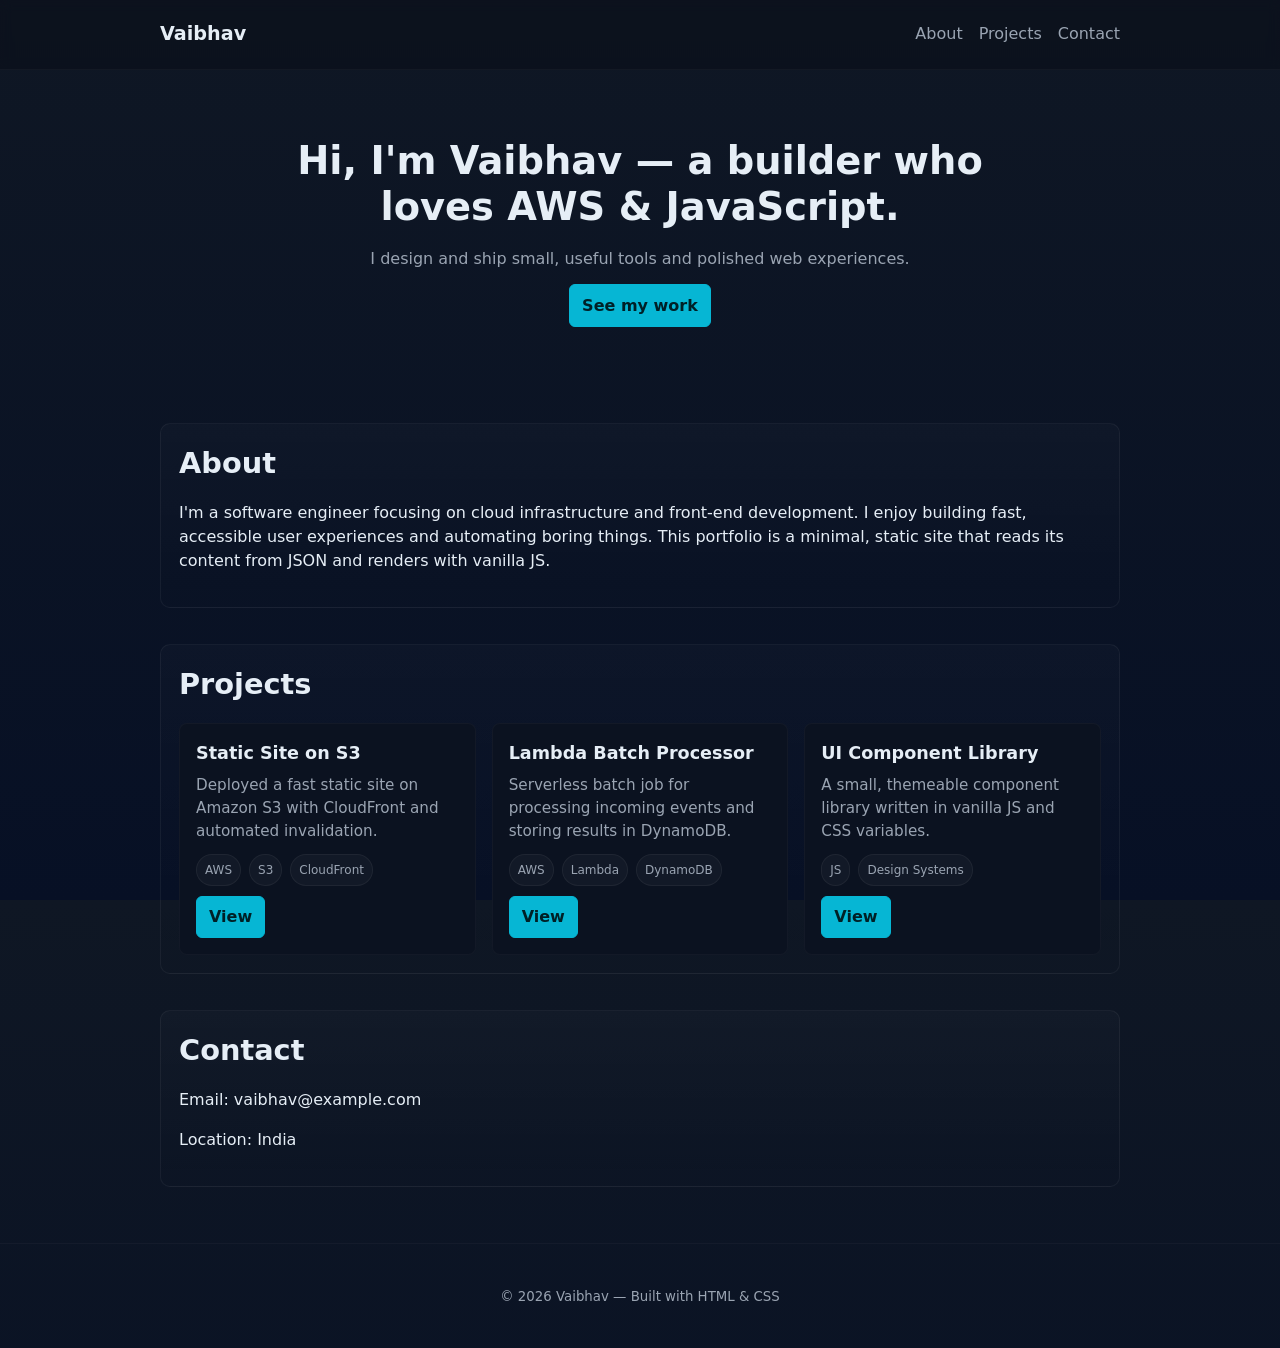
<file: index.html>
<!DOCTYPE html>
<html lang="en">
<head>
    <meta charset="UTF-8" />
    <meta name="viewport" content="width=device-width, initial-scale=1.0" />
    <title>Portfolio — Vaibhav</title>
    <link rel="stylesheet" href="css/styles.css" />
</head>
<body>
        <header class="site-header">
            <div class="container header-inner">
                <a class="brand" href="#">Vaibhav</a>
                <nav>
                    <ul id="navList" class="nav-list">
                        <li><a href="#about">About</a></li>
                        <li><a href="projects.html">Projects</a></li>
                        <li><a href="#contact">Contact</a></li>
                    </ul>
                </nav>
            </div>
        </header>

    <main class="container" id="main">
            <section id="hero" class="hero" aria-labelledby="hero-title">
                <div class="intro">
                    <h1 id="hero-title">Hi, I'm Vaibhav — a builder who loves AWS & JavaScript.</h1>
                    <p>I design and ship small, useful tools and polished web experiences.</p>
                    <p><a class="btn" href="projects.html">See my work</a></p>
                </div>
            </section>

            <section id="about" class="about" aria-labelledby="about-title">
                <h2 id="about-title">About</h2>
                <p>I'm a software engineer focusing on cloud infrastructure and front-end development. I enjoy building fast, accessible user experiences and automating boring things. This portfolio is a minimal, static site that reads its content from JSON and renders with vanilla JS.</p>
            </section>

            <section id="projects" class="projects" aria-labelledby="projects-title">
                <h2 id="projects-title">Projects</h2>
                <div class="projects-grid" role="list">
                    <article class="card" role="listitem">
                        <h3>Static Site on S3</h3>
                        <p>Deployed a fast static site on Amazon S3 with CloudFront and automated invalidation.</p>
                        <div class="tags"><span class="tag">AWS</span><span class="tag">S3</span><span class="tag">CloudFront</span></div>
                        <div style="margin-top:10px"><a class="btn" href="https://example.com" target="_blank">View</a></div>
                    </article>

                    <article class="card" role="listitem">
                        <h3>Lambda Batch Processor</h3>
                        <p>Serverless batch job for processing incoming events and storing results in DynamoDB.</p>
                        <div class="tags"><span class="tag">AWS</span><span class="tag">Lambda</span><span class="tag">DynamoDB</span></div>
                        <div style="margin-top:10px"><a class="btn" href="https://example.com" target="_blank">View</a></div>
                    </article>

                    <article class="card" role="listitem">
                        <h3>UI Component Library</h3>
                        <p>A small, themeable component library written in vanilla JS and CSS variables.</p>
                        <div class="tags"><span class="tag">JS</span><span class="tag">Design Systems</span></div>
                        <div style="margin-top:10px"><a class="btn" href="https://example.com" target="_blank">View</a></div>
                    </article>
                </div>
            </section>

            <section id="contact" class="contact" aria-labelledby="contact-title">
                <h2 id="contact-title">Contact</h2>
                <p>Email: vaibhav@example.com</p>
                <p>Location: India</p>
            </section>
    </main>

    <footer class="site-footer">
        <div class="container">
            <small>&copy; 2026 Vaibhav — Built with HTML &amp; CSS</small>
        </div>
    </footer>
</body>
</html>
</file>
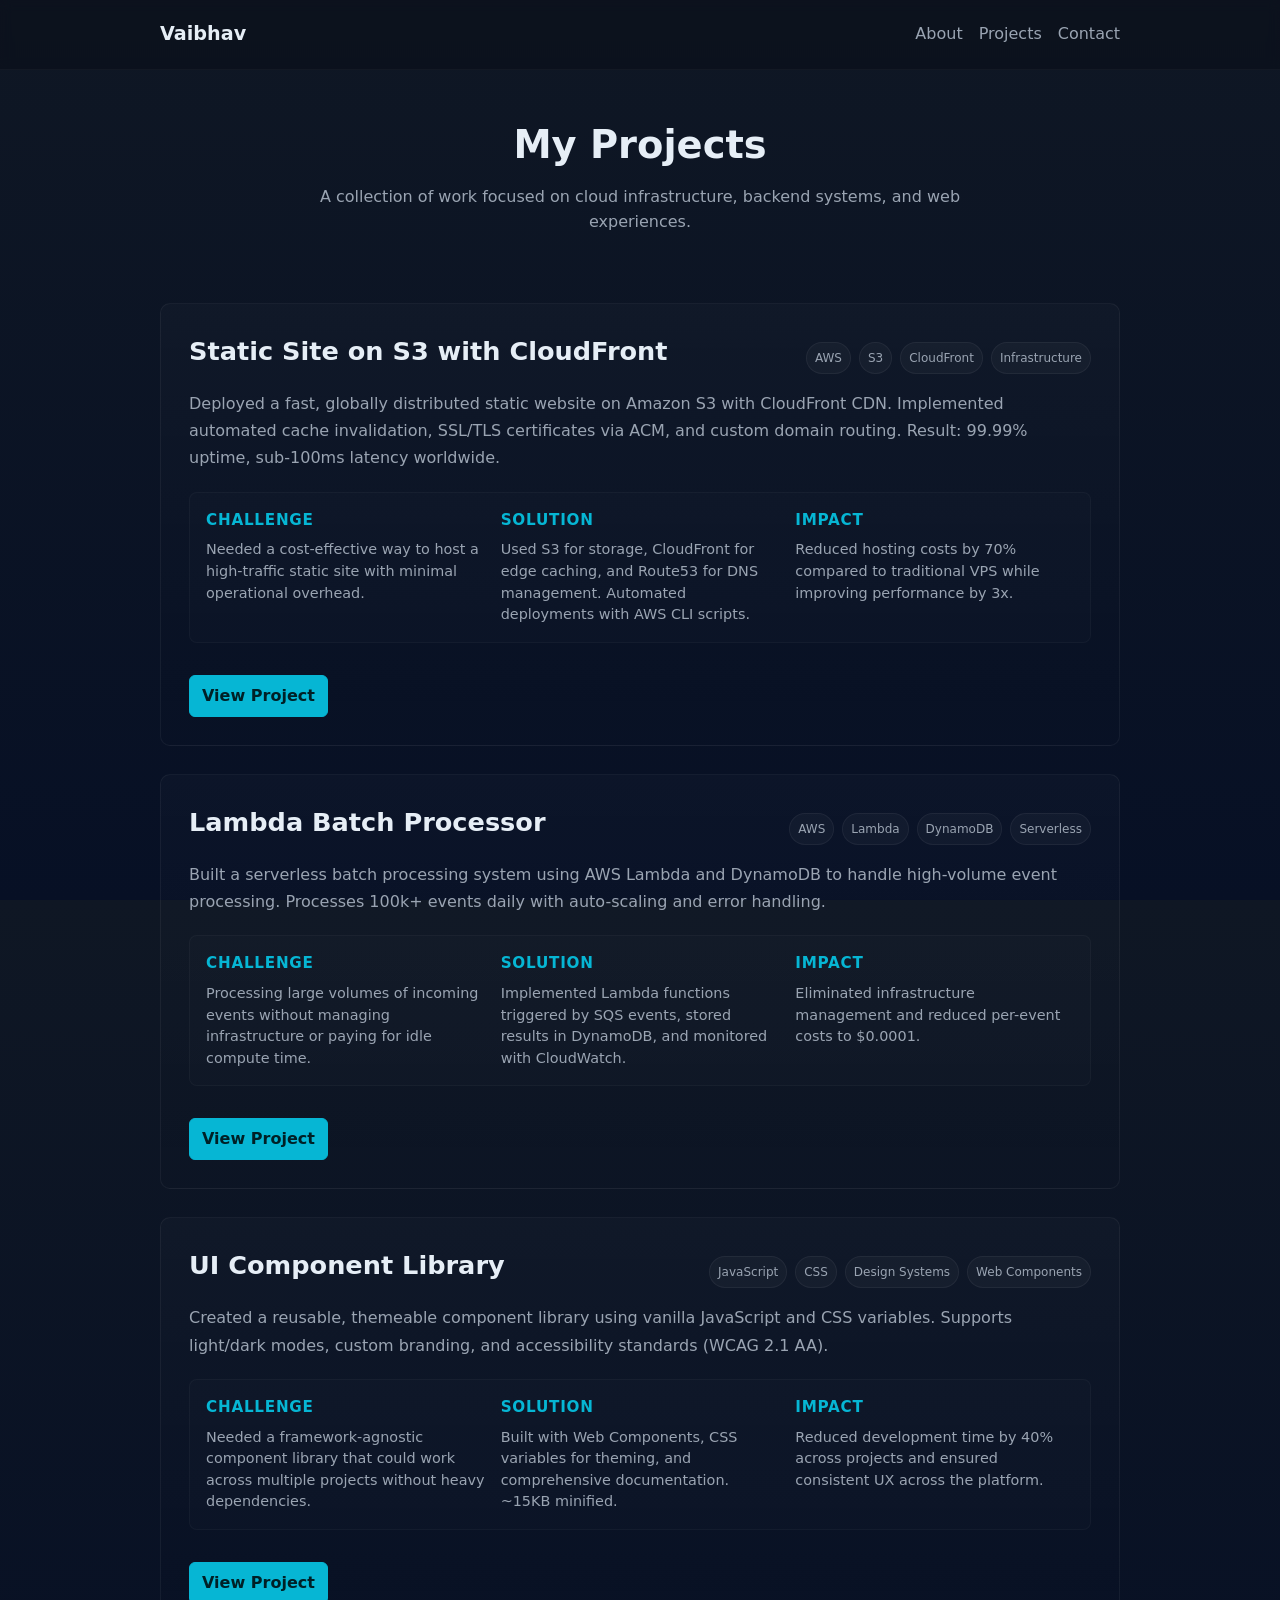
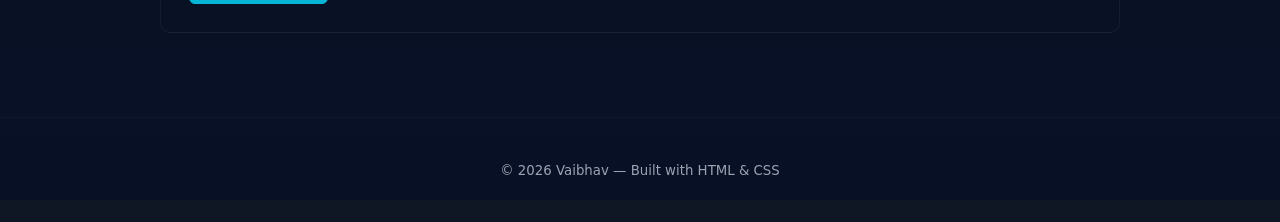
<file: projects.html>
<!DOCTYPE html>
<html lang="en">
<head>
  <meta charset="UTF-8" />
  <meta name="viewport" content="width=device-width, initial-scale=1.0" />
  <title>Projects — Vaibhav</title>
  <link rel="stylesheet" href="css/styles.css" />
</head>
<body>
  <header class="site-header">
    <div class="container header-inner">
      <a class="brand" href="index.html">Vaibhav</a>
      <nav>
        <ul id="navList" class="nav-list">
          <li><a href="index.html#about">About</a></li>
          <li><a href="projects.html">Projects</a></li>
          <li><a href="index.html#contact">Contact</a></li>
        </ul>
      </nav>
    </div>
  </header>

  <main class="container">
    <section class="hero" style="padding: 32px 0;">
      <div class="intro">
        <h1>My Projects</h1>
        <p>A collection of work focused on cloud infrastructure, backend systems, and web experiences.</p>
      </div>
    </section>

    <section class="projects-detailed">
      <div class="project-item">
        <div class="project-header">
          <h2>Static Site on S3 with CloudFront</h2>
          <div class="tags">
            <span class="tag">AWS</span>
            <span class="tag">S3</span>
            <span class="tag">CloudFront</span>
            <span class="tag">Infrastructure</span>
          </div>
        </div>
        <p class="project-description">
          Deployed a fast, globally distributed static website on Amazon S3 with CloudFront CDN. 
          Implemented automated cache invalidation, SSL/TLS certificates via ACM, and custom domain routing. 
          Result: 99.99% uptime, sub-100ms latency worldwide.
        </p>
        <div class="project-details">
          <div class="detail">
            <h4>Challenge</h4>
            <p>Needed a cost-effective way to host a high-traffic static site with minimal operational overhead.</p>
          </div>
          <div class="detail">
            <h4>Solution</h4>
            <p>Used S3 for storage, CloudFront for edge caching, and Route53 for DNS management. Automated deployments with AWS CLI scripts.</p>
          </div>
          <div class="detail">
            <h4>Impact</h4>
            <p>Reduced hosting costs by 70% compared to traditional VPS while improving performance by 3x.</p>
          </div>
        </div>
        <a href="https://example.com" class="btn" target="_blank">View Project</a>
      </div>

      <div class="project-item">
        <div class="project-header">
          <h2>Lambda Batch Processor</h2>
          <div class="tags">
            <span class="tag">AWS</span>
            <span class="tag">Lambda</span>
            <span class="tag">DynamoDB</span>
            <span class="tag">Serverless</span>
          </div>
        </div>
        <p class="project-description">
          Built a serverless batch processing system using AWS Lambda and DynamoDB to handle high-volume 
          event processing. Processes 100k+ events daily with auto-scaling and error handling.
        </p>
        <div class="project-details">
          <div class="detail">
            <h4>Challenge</h4>
            <p>Processing large volumes of incoming events without managing infrastructure or paying for idle compute time.</p>
          </div>
          <div class="detail">
            <h4>Solution</h4>
            <p>Implemented Lambda functions triggered by SQS events, stored results in DynamoDB, and monitored with CloudWatch.</p>
          </div>
          <div class="detail">
            <h4>Impact</h4>
            <p>Eliminated infrastructure management and reduced per-event costs to $0.0001.</p>
          </div>
        </div>
        <a href="https://example.com" class="btn" target="_blank">View Project</a>
      </div>

      <div class="project-item">
        <div class="project-header">
          <h2>UI Component Library</h2>
          <div class="tags">
            <span class="tag">JavaScript</span>
            <span class="tag">CSS</span>
            <span class="tag">Design Systems</span>
            <span class="tag">Web Components</span>
          </div>
        </div>
        <p class="project-description">
          Created a reusable, themeable component library using vanilla JavaScript and CSS variables. 
          Supports light/dark modes, custom branding, and accessibility standards (WCAG 2.1 AA).
        </p>
        <div class="project-details">
          <div class="detail">
            <h4>Challenge</h4>
            <p>Needed a framework-agnostic component library that could work across multiple projects without heavy dependencies.</p>
          </div>
          <div class="detail">
            <h4>Solution</h4>
            <p>Built with Web Components, CSS variables for theming, and comprehensive documentation. ~15KB minified.</p>
          </div>
          <div class="detail">
            <h4>Impact</h4>
            <p>Reduced development time by 40% across projects and ensured consistent UX across the platform.</p>
          </div>
        </div>
        <a href="https://example.com" class="btn" target="_blank">View Project</a>
      </div>
    </section>
  </main>

  <footer class="site-footer">
    <div class="container">
      <small>&copy; 2026 Vaibhav — Built with HTML &amp; CSS</small>
    </div>
  </footer>
</body>
</html>
</file>
<file: css/styles.css>
/* Basic reset and variables */
:root {
  --bg: #0f1724;
  --card: #0b1220;
  --muted: #9aa4b2;
  --accent: #06b6d4;
  --white: #e6eef6;
}

* {
  box-sizing: border-box;
}

html,
body {
  height: 100%;
}

body {
  margin: 0;
  font-family: Inter, ui-sans-serif, system-ui, -apple-system, 'Segoe UI', Roboto, 'Helvetica Neue', Arial, sans-serif;
  background: linear-gradient(180deg, var(--bg), #071025);
  color: var(--white);
  -webkit-font-smoothing: antialiased;
  line-height: 1.5;
}

.container {
  max-width: 1000px;
  margin: 0 auto;
  padding: 20px;
}

.header-inner {
  display: flex;
  align-items: center;
  justify-content: space-between;
}

.brand {
  font-weight: 700;
  color: var(--white);
  text-decoration: none;
  font-size: 1.2rem;
}

.nav-list {
  list-style: none;
  margin: 0;
  padding: 0;
  display: flex;
  gap: 16px;
  flex-wrap: wrap;
}

.nav-list a {
  color: var(--muted);
  text-decoration: none;
  transition: color 0.2s ease;
}

.nav-list a:hover {
  color: var(--accent);
}

.site-header {
  border-bottom: 1px solid rgba(255, 255, 255, 0.03);
  position: sticky;
  top: 0;
  background: rgba(10, 15, 25, 0.6);
  backdrop-filter: blur(6px);
  z-index: 40;
}

.hero {
  display: flex;
  align-items: center;
  justify-content: center;
  padding: 48px 0;
  text-align: center;
}

.hero .intro {
  max-width: 720px;
}

.hero h1 {
  font-size: clamp(1.6rem, 3.5vw, 2.4rem);
  margin: 0 0 16px 0;
  line-height: 1.2;
}

.hero p {
  color: var(--muted);
  line-height: 1.6;
  margin: 12px 0;
}

.about,
.projects,
.contact {
  margin-top: 36px;
  padding: 18px;
  background: linear-gradient(180deg, rgba(255, 255, 255, 0.02), transparent);
  border-radius: 10px;
  border: 1px solid rgba(255, 255, 255, 0.05);
}

.about h2,
.projects h2,
.contact h2 {
  margin-top: 0;
  margin-bottom: 16px;
  font-size: 1.8rem;
}

.projects-grid {
  display: grid;
  grid-template-columns: repeat(auto-fit, minmax(220px, 1fr));
  gap: 16px;
  margin-top: 12px;
}

.card {
  background: var(--card);
  padding: 16px;
  border-radius: 8px;
  border: 1px solid rgba(255, 255, 255, 0.03);
  transition: all 0.2s ease;
}

.card:hover {
  border-color: rgba(255, 255, 255, 0.1);
  transform: translateY(-2px);
}

.card h3 {
  margin: 0 0 8px 0;
  font-size: 1.1rem;
}

.card p {
  margin: 0 0 12px 0;
  color: var(--muted);
  font-size: 0.95rem;
}

.tags {
  display: flex;
  gap: 8px;
  margin-top: 10px;
  flex-wrap: wrap;
}

.tag {
  font-size: 12px;
  padding: 6px 8px;
  border-radius: 999px;
  background: rgba(255, 255, 255, 0.03);
  color: var(--muted);
  border: 1px solid rgba(255, 255, 255, 0.05);
}

.btn {
  display: inline-block;
  padding: 8px 12px;
  border-radius: 6px;
  background: var(--accent);
  color: #002026;
  text-decoration: none;
  font-weight: 600;
  transition: all 0.2s ease;
  border: 1px solid var(--accent);
}

.btn:hover {
  background: transparent;
  color: var(--accent);
}

.site-footer {
  padding: 20px 0;
  text-align: center;
  color: var(--muted);
  margin-top: 36px;
  border-top: 1px solid rgba(255, 255, 255, 0.03);
}

/* Responsive design */
@media (max-width: 700px) {
  .header-inner {
    flex-direction: column;
    gap: 16px;
  }

  .nav-list {
    flex-direction: column;
    gap: 8px;
    width: 100%;
  }

  .nav-list li {
    width: 100%;
  }

  .nav-list a {
    display: block;
    padding: 8px 12px;
    border-radius: 6px;
    background: rgba(255, 255, 255, 0.02);
  }

  .projects-grid {
    grid-template-columns: 1fr;
  }

  .hero {
    padding: 32px 0;
  }

  .hero h1 {
    font-size: 1.4rem;
  }
}

/* Projects Detail Page */
.projects-detailed {
  margin-top: 24px;
}

.project-item {
  background: linear-gradient(180deg, rgba(255, 255, 255, 0.02), transparent);
  border: 1px solid rgba(255, 255, 255, 0.05);
  border-radius: 10px;
  padding: 28px;
  margin-bottom: 28px;
  transition: all 0.3s ease;
}

.project-item:hover {
  border-color: rgba(255, 255, 255, 0.1);
  background: linear-gradient(180deg, rgba(255, 255, 255, 0.04), transparent);
}

.project-header {
  display: flex;
  align-items: start;
  justify-content: space-between;
  gap: 16px;
  margin-bottom: 16px;
  flex-wrap: wrap;
}

.project-header h2 {
  margin: 0;
  font-size: 1.6rem;
  flex: 1;
  min-width: 250px;
}

.project-description {
  font-size: 1rem;
  line-height: 1.7;
  color: var(--muted);
  margin: 16px 0;
}

.project-details {
  display: grid;
  grid-template-columns: repeat(auto-fit, minmax(200px, 1fr));
  gap: 16px;
  margin: 20px 0;
  padding: 16px;
  background: rgba(255, 255, 255, 0.01);
  border-radius: 8px;
  border: 1px solid rgba(255, 255, 255, 0.03);
}

.detail h4 {
  margin: 0 0 8px 0;
  color: var(--accent);
  font-size: 0.95rem;
  text-transform: uppercase;
  letter-spacing: 0.05em;
}

.detail p {
  margin: 0;
  font-size: 0.9rem;
  color: var(--muted);
  line-height: 1.5;
}

.project-item .btn {
  margin-top: 12px;
}

@media (max-width: 700px) {
  .project-item {
    padding: 16px;
  }

  .project-header {
    flex-direction: column;
  }

  .project-header h2 {
    font-size: 1.3rem;
  }

  .project-details {
    grid-template-columns: 1fr;
  }
}
</file>
